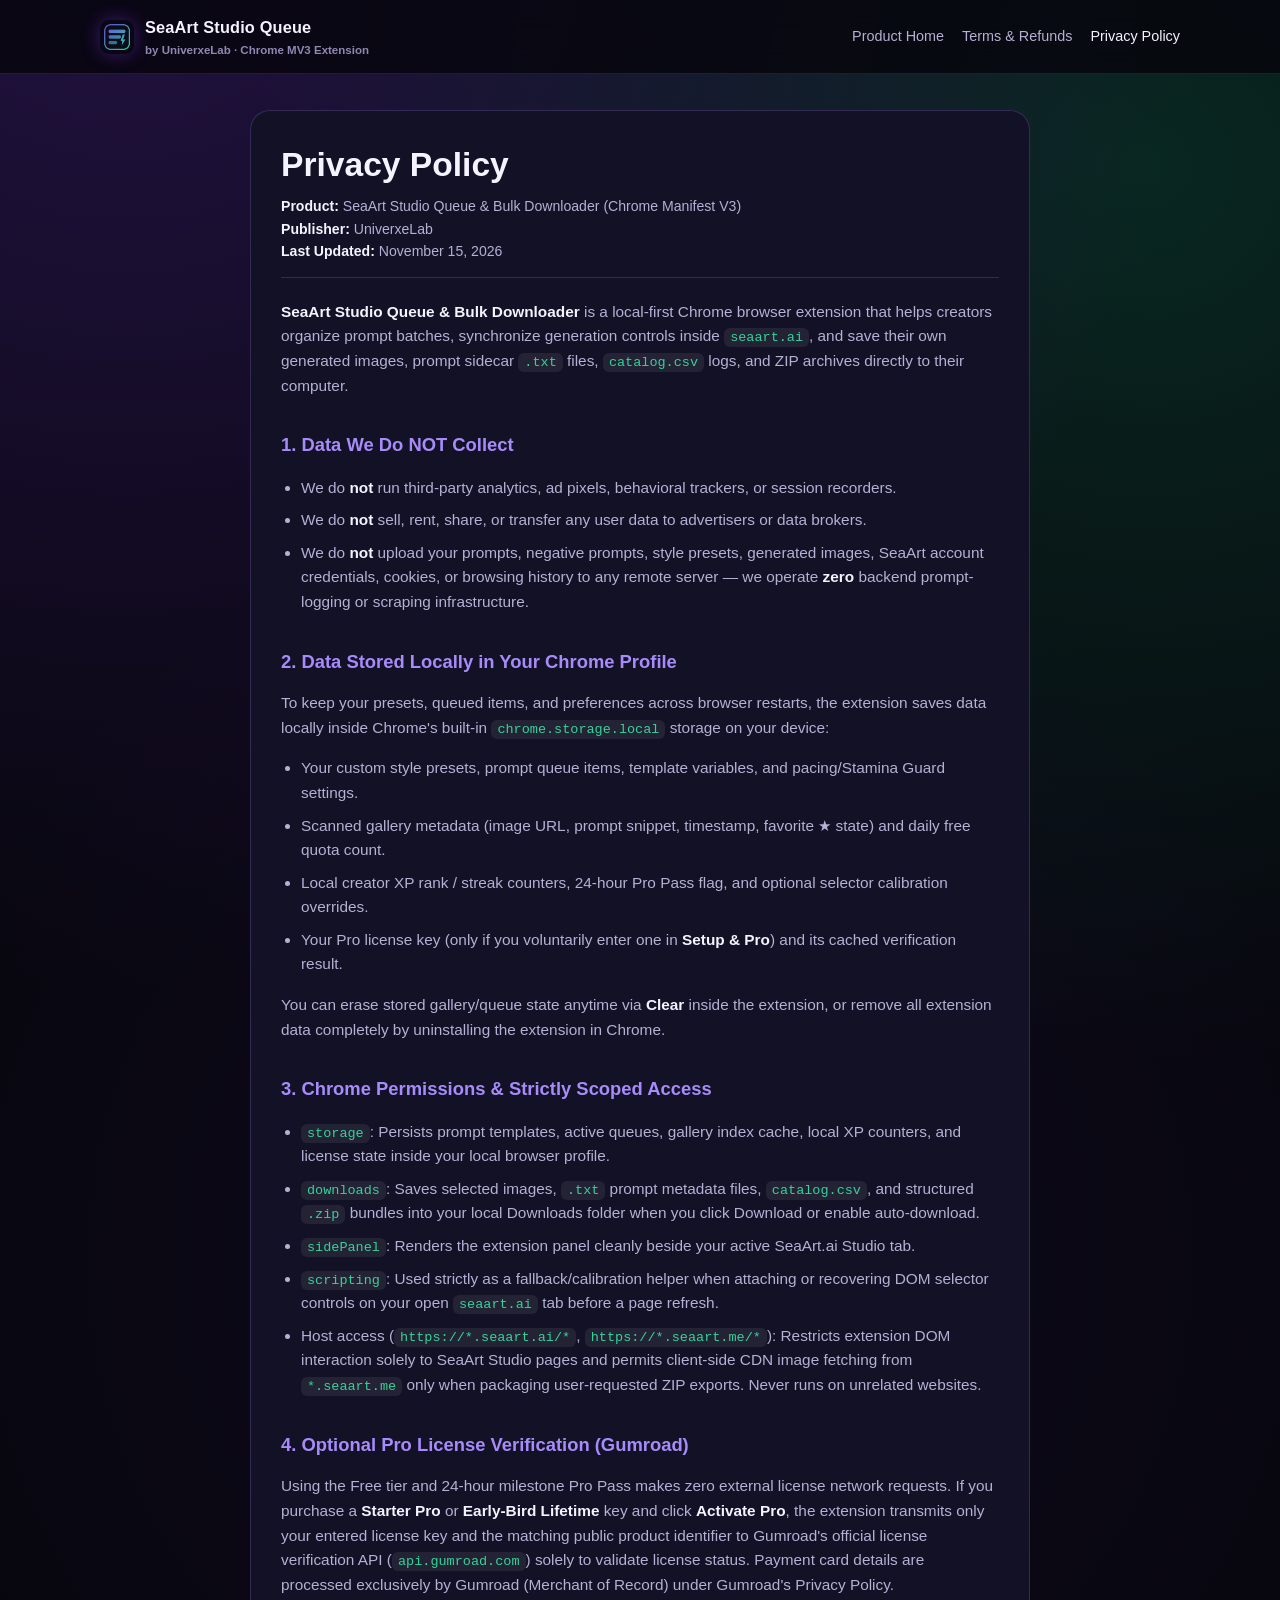
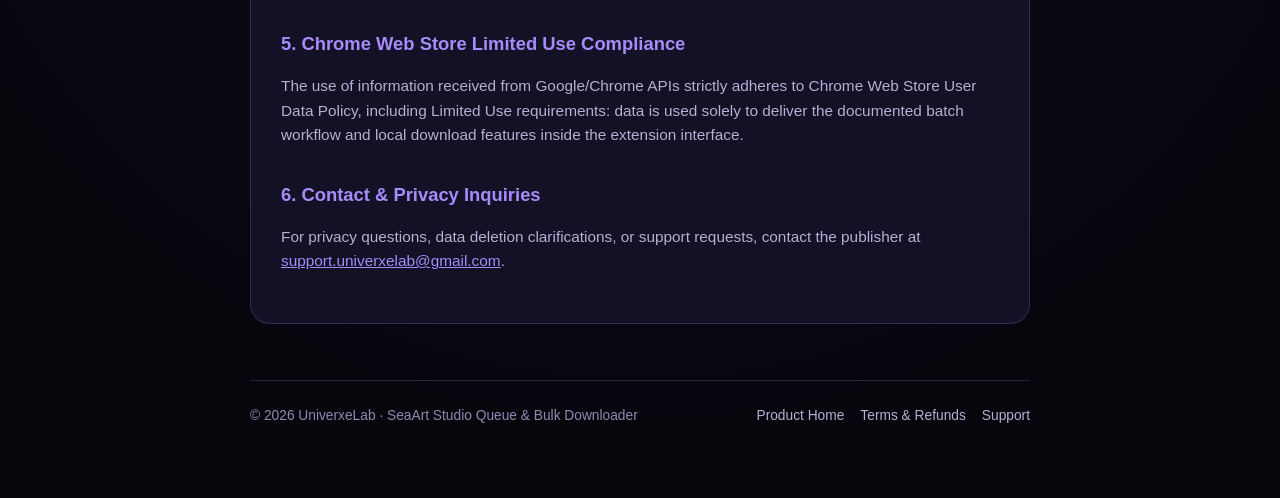
<file: privacy-policy.html>
<!DOCTYPE html>
<html lang="en">
  <head>
    <meta charset="UTF-8" />
    <meta name="viewport" content="width=device-width, initial-scale=1.0" />
    <title>Privacy Policy — SeaArt Studio Queue &amp; Bulk Downloader</title>
    <meta
      http-equiv="Content-Security-Policy"
      content="default-src 'self'; img-src 'self' data:; style-src 'self'; script-src 'self'; object-src 'none'; base-uri 'self'; form-action 'none';"
    />
    <meta name="referrer" content="strict-origin-when-cross-origin" />
    <link rel="icon" type="image/png" href="./assets/icon128.png" />
    <link rel="stylesheet" href="./styles.css" />
  </head>
  <body>
    <header class="topbar">
      <div class="topbar-inner">
        <a class="brand" href="./index.html">
          <img src="./assets/icon128.png" alt="SeaArt Studio Queue icon" width="34" height="34" />
          <span>
            <span class="brand-name">SeaArt Studio Queue</span>
            <span class="brand-sub">by UniverxeLab · Chrome MV3 Extension</span>
          </span>
        </a>
        <nav class="nav-links" aria-label="Primary navigation">
          <a href="./index.html">Product Home</a>
          <a href="./terms.html">Terms &amp; Refunds</a>
          <a href="./privacy-policy.html" aria-current="page">Privacy Policy</a>
        </nav>
      </div>
    </header>

    <main class="wrap wrap-narrow">
      <article class="legal-doc">
        <h1>Privacy Policy</h1>
        <div class="meta-bar">
          <strong>Product:</strong> SeaArt Studio Queue &amp; Bulk Downloader (Chrome Manifest V3)<br />
          <strong>Publisher:</strong> UniverxeLab<br />
          <strong>Last Updated:</strong> November 15, 2026
        </div>

        <p>
          <strong>SeaArt Studio Queue &amp; Bulk Downloader</strong> is a local-first Chrome browser extension that helps
          creators organize prompt batches, synchronize generation controls inside <code>seaart.ai</code>, and save
          their own generated images, prompt sidecar <code>.txt</code> files, <code>catalog.csv</code> logs, and ZIP
          archives directly to their computer.
        </p>

        <h2>1. Data We Do NOT Collect</h2>
        <ul>
          <li>We do <strong>not</strong> run third-party analytics, ad pixels, behavioral trackers, or session recorders.</li>
          <li>We do <strong>not</strong> sell, rent, share, or transfer any user data to advertisers or data brokers.</li>
          <li>
            We do <strong>not</strong> upload your prompts, negative prompts, style presets, generated images, SeaArt
            account credentials, cookies, or browsing history to any remote server — we operate <strong>zero</strong>
            backend prompt-logging or scraping infrastructure.
          </li>
        </ul>

        <h2>2. Data Stored Locally in Your Chrome Profile</h2>
        <p>
          To keep your presets, queued items, and preferences across browser restarts, the extension saves data locally
          inside Chrome's built-in <code>chrome.storage.local</code> storage on your device:
        </p>
        <ul>
          <li>Your custom style presets, prompt queue items, template variables, and pacing/Stamina Guard settings.</li>
          <li>Scanned gallery metadata (image URL, prompt snippet, timestamp, favorite ★ state) and daily free quota count.</li>
          <li>Local creator XP rank / streak counters, 24-hour Pro Pass flag, and optional selector calibration overrides.</li>
          <li>Your Pro license key (only if you voluntarily enter one in <strong>Setup &amp; Pro</strong>) and its cached verification result.</li>
        </ul>
        <p>
          You can erase stored gallery/queue state anytime via <strong>Clear</strong> inside the extension, or remove all
          extension data completely by uninstalling the extension in Chrome.
        </p>

        <h2>3. Chrome Permissions &amp; Strictly Scoped Access</h2>
        <ul>
          <li>
            <code>storage</code>: Persists prompt templates, active queues, gallery index cache, local XP counters, and
            license state inside your local browser profile.
          </li>
          <li>
            <code>downloads</code>: Saves selected images, <code>.txt</code> prompt metadata files, <code>catalog.csv</code>,
            and structured <code>.zip</code> bundles into your local Downloads folder when you click Download or enable
            auto-download.
          </li>
          <li>
            <code>sidePanel</code>: Renders the extension panel cleanly beside your active SeaArt.ai Studio tab.
          </li>
          <li>
            <code>scripting</code>: Used strictly as a fallback/calibration helper when attaching or recovering DOM selector
            controls on your open <code>seaart.ai</code> tab before a page refresh.
          </li>
          <li>
            Host access (<code>https://*.seaart.ai/*</code>, <code>https://*.seaart.me/*</code>): Restricts extension DOM
            interaction solely to SeaArt Studio pages and permits client-side CDN image fetching from <code>*.seaart.me</code>
            only when packaging user-requested ZIP exports. Never runs on unrelated websites.
          </li>
        </ul>

        <h2>4. Optional Pro License Verification (Gumroad)</h2>
        <p>
          Using the Free tier and 24-hour milestone Pro Pass makes zero external license network requests. If you purchase
          a <strong>Starter Pro</strong> or <strong>Early-Bird Lifetime</strong> key and click <strong>Activate Pro</strong>,
          the extension transmits only your entered license key and the matching public product identifier to Gumroad's
          official license verification API (<code>api.gumroad.com</code>) solely to validate license status. Payment card
          details are processed exclusively by Gumroad (Merchant of Record) under Gumroad's Privacy Policy.
        </p>

        <h2>5. Chrome Web Store Limited Use Compliance</h2>
        <p>
          The use of information received from Google/Chrome APIs strictly adheres to Chrome Web Store User Data Policy,
          including Limited Use requirements: data is used solely to deliver the documented batch workflow and local
          download features inside the extension interface.
        </p>

        <h2>6. Contact &amp; Privacy Inquiries</h2>
        <p>
          For privacy questions, data deletion clarifications, or support requests, contact the publisher at
          <a href="mailto:support.univerxelab@gmail.com">support.univerxelab@gmail.com</a>.
        </p>
      </article>

      <footer>
        <span>© 2026 UniverxeLab · SeaArt Studio Queue &amp; Bulk Downloader</span>
        <div class="footer-links">
          <a href="./index.html">Product Home</a>
          <a href="./terms.html">Terms &amp; Refunds</a>
          <a href="mailto:support.univerxelab@gmail.com">Support</a>
        </div>
      </footer>
    </main>
  </body>
</html>
</file>
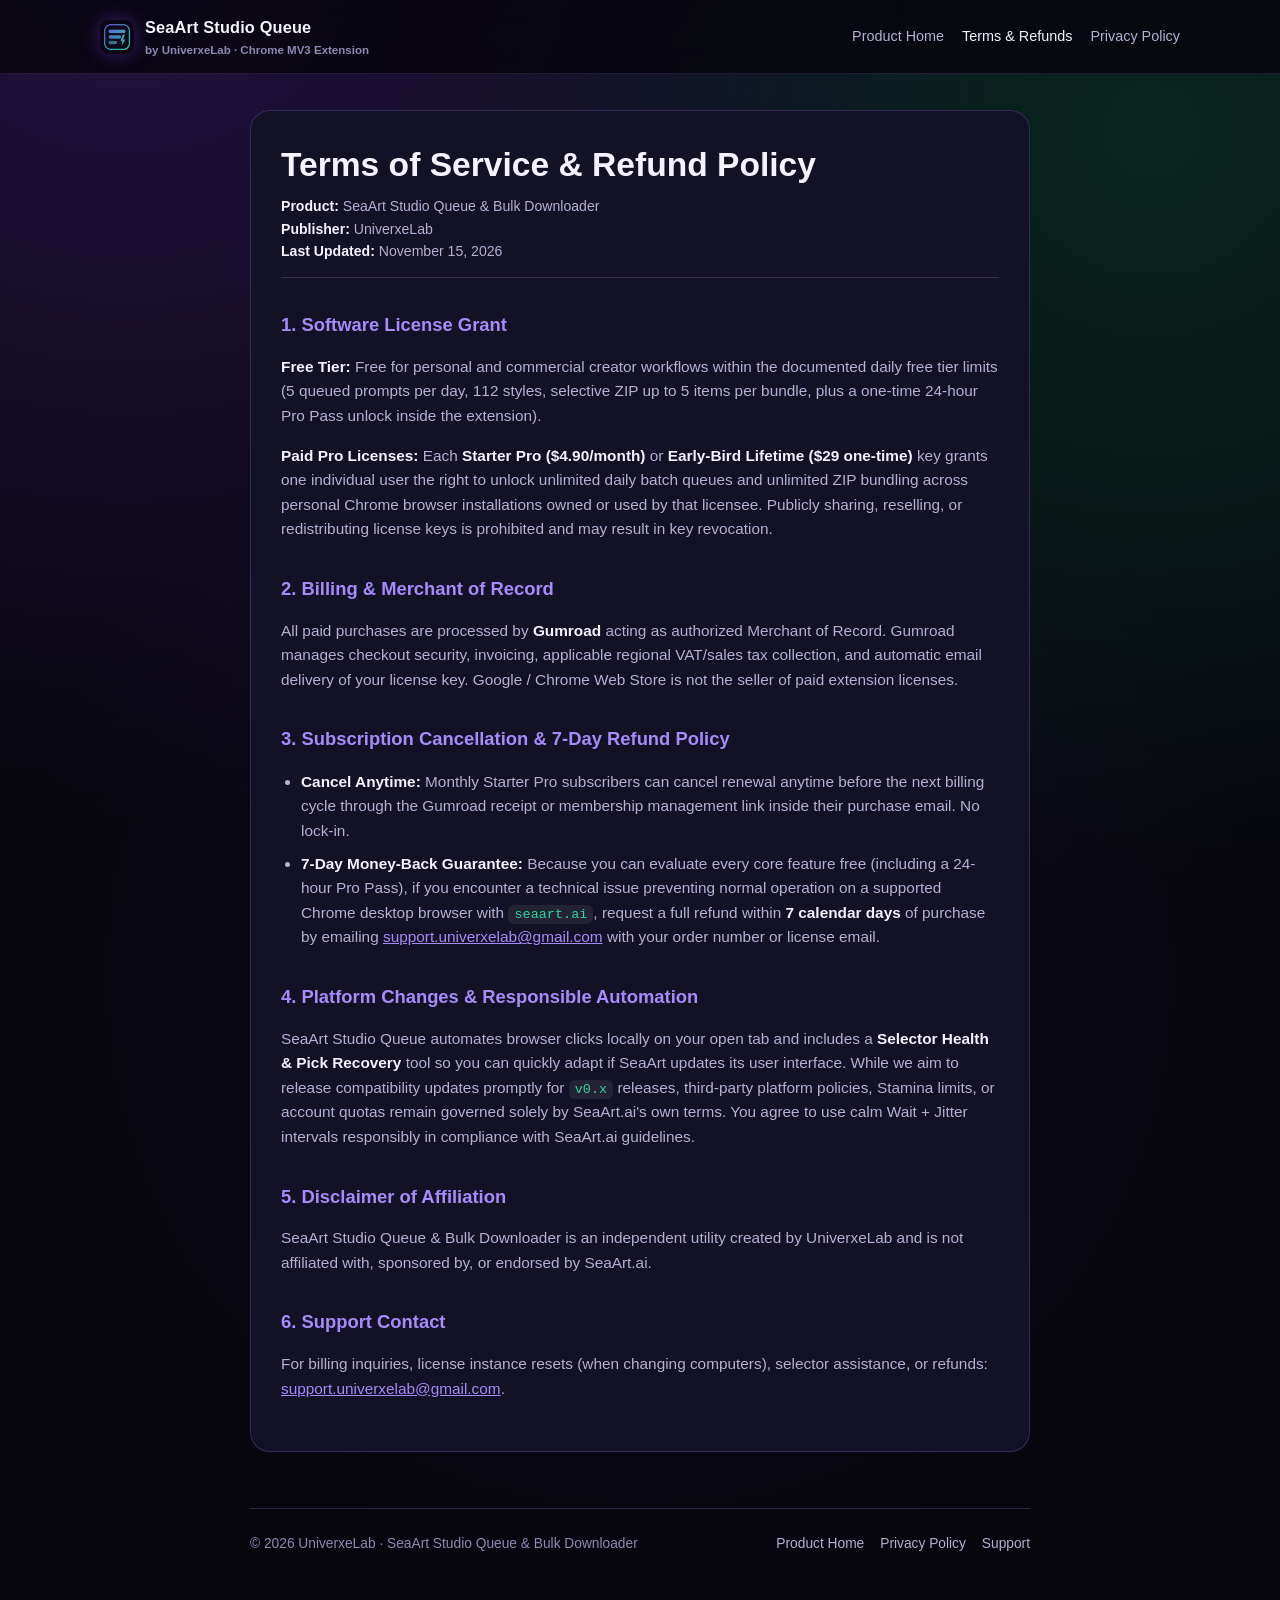
<file: terms.html>
<!DOCTYPE html>
<html lang="en">
  <head>
    <meta charset="UTF-8" />
    <meta name="viewport" content="width=device-width, initial-scale=1.0" />
    <title>Terms of Service &amp; Refund Policy — SeaArt Studio Queue</title>
    <meta
      http-equiv="Content-Security-Policy"
      content="default-src 'self'; img-src 'self' data:; style-src 'self'; script-src 'self'; object-src 'none'; base-uri 'self'; form-action 'none';"
    />
    <meta name="referrer" content="strict-origin-when-cross-origin" />
    <link rel="icon" type="image/png" href="./assets/icon128.png" />
    <link rel="stylesheet" href="./styles.css" />
  </head>
  <body>
    <header class="topbar">
      <div class="topbar-inner">
        <a class="brand" href="./index.html">
          <img src="./assets/icon128.png" alt="SeaArt Studio Queue icon" width="34" height="34" />
          <span>
            <span class="brand-name">SeaArt Studio Queue</span>
            <span class="brand-sub">by UniverxeLab · Chrome MV3 Extension</span>
          </span>
        </a>
        <nav class="nav-links" aria-label="Primary navigation">
          <a href="./index.html">Product Home</a>
          <a href="./terms.html" aria-current="page">Terms &amp; Refunds</a>
          <a href="./privacy-policy.html">Privacy Policy</a>
        </nav>
      </div>
    </header>

    <main class="wrap wrap-narrow">
      <article class="legal-doc">
        <h1>Terms of Service &amp; Refund Policy</h1>
        <div class="meta-bar">
          <strong>Product:</strong> SeaArt Studio Queue &amp; Bulk Downloader<br />
          <strong>Publisher:</strong> UniverxeLab<br />
          <strong>Last Updated:</strong> November 15, 2026
        </div>

        <h2>1. Software License Grant</h2>
        <p>
          <strong>Free Tier:</strong> Free for personal and commercial creator workflows within the documented daily free
          tier limits (5 queued prompts per day, 112 styles, selective ZIP up to 5 items per bundle, plus a one-time
          24-hour Pro Pass unlock inside the extension).
        </p>
        <p>
          <strong>Paid Pro Licenses:</strong> Each <strong>Starter Pro ($4.90/month)</strong> or
          <strong>Early-Bird Lifetime ($29 one-time)</strong> key grants one individual user the right to unlock
          unlimited daily batch queues and unlimited ZIP bundling across personal Chrome browser installations owned or
          used by that licensee. Publicly sharing, reselling, or redistributing license keys is prohibited and may result
          in key revocation.
        </p>

        <h2>2. Billing &amp; Merchant of Record</h2>
        <p>
          All paid purchases are processed by <strong>Gumroad</strong> acting as authorized Merchant of Record.
          Gumroad manages checkout security, invoicing, applicable regional VAT/sales tax collection, and automatic
          email delivery of your license key. Google / Chrome Web Store is not the seller of paid extension licenses.
        </p>

        <h2>3. Subscription Cancellation &amp; 7-Day Refund Policy</h2>
        <ul>
          <li>
            <strong>Cancel Anytime:</strong> Monthly Starter Pro subscribers can cancel renewal anytime before the next
            billing cycle through the Gumroad receipt or membership management link inside their purchase email. No lock-in.
          </li>
          <li>
            <strong>7-Day Money-Back Guarantee:</strong> Because you can evaluate every core feature free (including a
            24-hour Pro Pass), if you encounter a technical issue preventing normal operation on a supported Chrome
            desktop browser with <code>seaart.ai</code>, request a full refund within <strong>7 calendar days</strong> of
            purchase by emailing <a href="mailto:support.univerxelab@gmail.com">support.univerxelab@gmail.com</a> with your order number or
            license email.
          </li>
        </ul>

        <h2>4. Platform Changes &amp; Responsible Automation</h2>
        <p>
          SeaArt Studio Queue automates browser clicks locally on your open tab and includes a
          <strong>Selector Health &amp; Pick Recovery</strong> tool so you can quickly adapt if SeaArt updates its user
          interface. While we aim to release compatibility updates promptly for <code>v0.x</code> releases, third-party
          platform policies, Stamina limits, or account quotas remain governed solely by SeaArt.ai's own terms. You agree
          to use calm Wait + Jitter intervals responsibly in compliance with SeaArt.ai guidelines.
        </p>

        <h2>5. Disclaimer of Affiliation</h2>
        <p>
          SeaArt Studio Queue &amp; Bulk Downloader is an independent utility created by UniverxeLab and is not affiliated
          with, sponsored by, or endorsed by SeaArt.ai.
        </p>

        <h2>6. Support Contact</h2>
        <p>
          For billing inquiries, license instance resets (when changing computers), selector assistance, or refunds:
          <a href="mailto:support.univerxelab@gmail.com">support.univerxelab@gmail.com</a>.
        </p>
      </article>

      <footer>
        <span>© 2026 UniverxeLab · SeaArt Studio Queue &amp; Bulk Downloader</span>
        <div class="footer-links">
          <a href="./index.html">Product Home</a>
          <a href="./privacy-policy.html">Privacy Policy</a>
          <a href="mailto:support.univerxelab@gmail.com">Support</a>
        </div>
      </footer>
    </main>
  </body>
</html>
</file>
<file: styles.css>
:root {
  --bg: #07060d;
  --bg-elev: #0f0d1b;
  --card: #131126;
  --card-2: #191632;
  --border: rgba(167, 139, 250, 0.22);
  --border-strong: rgba(167, 139, 250, 0.45);
  --mint-border: rgba(52, 211, 153, 0.5);
  --text: #f5f3ff;
  --muted: #b5b0d4;
  --subtle: #8f89b2;
  --accent: #a78bfa;
  --violet: #7c3aed;
  --mint: #34d399;
  --gold: #fbbf24;
  --radius: 18px;
}

* {
  box-sizing: border-box;
}

html {
  scroll-behavior: smooth;
}

body {
  margin: 0;
  background:
    radial-gradient(circle at 10% -5%, rgba(124, 58, 237, 0.24), transparent 44%),
    radial-gradient(circle at 90% 8%, rgba(20, 241, 149, 0.14), transparent 40%),
    radial-gradient(circle at 50% 60%, rgba(124, 58, 237, 0.08), transparent 55%),
    var(--bg);
  color: var(--text);
  font-family: -apple-system, BlinkMacSystemFont, "Segoe UI", Roboto, Inter, sans-serif;
  line-height: 1.6;
  -webkit-font-smoothing: antialiased;
}

img {
  max-width: 100%;
  display: block;
}

a {
  color: var(--accent);
}

code {
  background: rgba(255, 255, 255, 0.07);
  padding: 2px 6px;
  border-radius: 6px;
  font-size: 0.88em;
  color: var(--mint);
}

.topbar {
  position: sticky;
  top: 0;
  z-index: 40;
  backdrop-filter: blur(14px);
  background: rgba(7, 6, 13, 0.82);
  border-bottom: 1px solid rgba(167, 139, 250, 0.16);
}

.topbar-inner {
  max-width: 1120px;
  margin: 0 auto;
  padding: 14px 20px;
  display: flex;
  align-items: center;
  justify-content: space-between;
  gap: 16px;
  flex-wrap: wrap;
}

.brand {
  display: inline-flex;
  align-items: center;
  gap: 11px;
  text-decoration: none;
  color: var(--text);
}

.brand img {
  width: 34px;
  height: 34px;
  border-radius: 9px;
  box-shadow: 0 0 18px rgba(124, 58, 237, 0.4);
}

.brand-name {
  font-weight: 800;
  font-size: 1.02rem;
  letter-spacing: 0.01em;
}

.brand-sub {
  display: block;
  font-size: 0.72rem;
  color: var(--subtle);
  font-weight: 600;
}

.nav-links {
  display: flex;
  align-items: center;
  gap: 18px;
  flex-wrap: wrap;
  font-size: 0.9rem;
}

.nav-links a {
  color: var(--muted);
  text-decoration: none;
  font-weight: 500;
}

.nav-links a:hover,
.nav-links a[aria-current="page"] {
  color: var(--text);
}

.wrap {
  max-width: 1120px;
  margin: 0 auto;
  padding: 36px 20px 72px;
}

.wrap-narrow {
  max-width: 820px;
}

.hero {
  background: linear-gradient(155deg, rgba(25, 22, 50, 0.92), rgba(13, 11, 25, 0.96));
  border: 1px solid var(--border);
  border-radius: 24px;
  padding: 38px 34px;
  box-shadow: 0 24px 60px rgba(0, 0, 0, 0.45);
}

.badge {
  display: inline-flex;
  align-items: center;
  gap: 8px;
  padding: 5px 13px;
  border-radius: 999px;
  background: rgba(124, 58, 237, 0.18);
  border: 1px solid rgba(167, 139, 250, 0.42);
  color: #ddd6fe;
  font-size: 0.76rem;
  font-weight: 700;
  letter-spacing: 0.05em;
  text-transform: uppercase;
}

.hero h1 {
  margin: 16px 0 12px;
  font-size: clamp(1.95rem, 3.8vw, 2.9rem);
  line-height: 1.12;
  letter-spacing: -0.02em;
}

.grad-text {
  background: linear-gradient(110deg, #f5f3ff 10%, #a78bfa 55%, #34d399 100%);
  -webkit-background-clip: text;
  background-clip: text;
  color: transparent;
}

.hero-sub {
  color: var(--muted);
  font-size: 1.05rem;
  max-width: 68ch;
  margin: 0 0 24px;
}

.cta-row {
  display: flex;
  gap: 12px;
  flex-wrap: wrap;
  margin-bottom: 22px;
}

.btn {
  display: inline-flex;
  align-items: center;
  justify-content: center;
  gap: 8px;
  padding: 12px 22px;
  border-radius: 12px;
  font-weight: 700;
  font-size: 0.94rem;
  text-decoration: none;
  border: 1px solid var(--border);
  color: var(--text);
  background: var(--card-2);
  cursor: pointer;
  transition: transform 0.15s ease, border-color 0.15s ease, filter 0.15s ease;
}

.btn:hover {
  transform: translateY(-1px);
  border-color: var(--border-strong);
}

.btn-sm {
  padding: 8px 14px;
  font-size: 0.84rem;
  border-radius: 10px;
}

.btn-mint {
  background: linear-gradient(135deg, #10b981, #34d399);
  color: #052219;
  border-color: transparent;
  box-shadow: 0 8px 24px rgba(16, 185, 129, 0.25);
}

.btn-violet {
  background: linear-gradient(135deg, #7c3aed, #8b5cf6);
  color: #ffffff;
  border-color: transparent;
  box-shadow: 0 8px 24px rgba(124, 58, 237, 0.28);
}

.trust-row {
  display: flex;
  flex-wrap: wrap;
  gap: 10px;
  margin-bottom: 28px;
}

.trust-pill {
  padding: 6px 12px;
  border-radius: 999px;
  background: rgba(255, 255, 255, 0.04);
  border: 1px solid rgba(167, 139, 250, 0.2);
  color: var(--muted);
  font-size: 0.82rem;
  font-weight: 600;
}

.trust-pill strong {
  color: var(--mint);
}

.hero-frame {
  border-radius: 16px;
  overflow: hidden;
  border: 1px solid rgba(52, 211, 153, 0.35);
  box-shadow: 0 18px 46px rgba(0, 0, 0, 0.5);
  background: #0a0814;
}

.hero-frame img {
  width: 100%;
  height: auto;
}

section {
  margin-top: 62px;
}

.section-head {
  margin-bottom: 24px;
}

.section-kicker {
  font-size: 0.78rem;
  font-weight: 700;
  letter-spacing: 0.08em;
  text-transform: uppercase;
  color: var(--mint);
  margin-bottom: 6px;
}

.section-head h2 {
  margin: 0 0 8px;
  font-size: clamp(1.45rem, 2.6vw, 2rem);
  line-height: 1.2;
}

.section-head p {
  margin: 0;
  color: var(--muted);
  max-width: 66ch;
}

.grid-3 {
  display: grid;
  grid-template-columns: repeat(auto-fit, minmax(250px, 1fr));
  gap: 18px;
}

.grid-2 {
  display: grid;
  grid-template-columns: repeat(2, minmax(0, 1fr));
  gap: 20px;
}

.mt-20 {
  margin-top: 20px;
}

.card {
  background: var(--card);
  border: 1px solid var(--border);
  border-radius: var(--radius);
  padding: 24px;
}

.card h3 {
  margin: 0 0 8px;
  font-size: 1.08rem;
  color: var(--text);
}

.card p,
.card li {
  color: var(--muted);
  font-size: 0.94rem;
}

.card ul {
  padding-left: 18px;
  margin: 12px 0 0;
}

.card li + li {
  margin-top: 6px;
}

.step-num {
  display: inline-flex;
  align-items: center;
  justify-content: center;
  width: 30px;
  height: 30px;
  border-radius: 9px;
  background: rgba(124, 58, 237, 0.25);
  border: 1px solid rgba(167, 139, 250, 0.45);
  color: #ddd6fe;
  font-weight: 800;
  font-size: 0.85rem;
  margin-bottom: 12px;
}

.shot-card {
  background: var(--card);
  border: 1px solid var(--border);
  border-radius: var(--radius);
  overflow: hidden;
  display: flex;
  flex-direction: column;
  transition: border-color 0.16s ease, transform 0.16s ease;
}

.shot-card:hover {
  border-color: var(--mint-border);
  transform: translateY(-2px);
}

.shot-thumb {
  border: 0;
  padding: 0;
  background: #0a0815;
  cursor: zoom-in;
  display: block;
  width: 100%;
  aspect-ratio: 16 / 10;
  overflow: hidden;
}

.shot-thumb img {
  width: 100%;
  height: 100%;
  object-fit: cover;
}

.shot-body {
  padding: 18px 20px 20px;
}

.shot-tag {
  font-size: 0.74rem;
  font-weight: 700;
  text-transform: uppercase;
  letter-spacing: 0.06em;
  color: var(--accent);
  margin-bottom: 4px;
}

.shot-body h3 {
  margin: 0 0 6px;
  font-size: 1.02rem;
}

.shot-body p {
  margin: 0;
  color: var(--muted);
  font-size: 0.9rem;
}

.price-card {
  display: flex;
  flex-direction: column;
  justify-content: space-between;
  gap: 20px;
}

.price-card-head {
  padding-bottom: 14px;
  border-bottom: 1px solid rgba(167, 139, 250, 0.16);
  margin-bottom: 14px;
}

.price-card h3 {
  margin: 0 0 6px;
  font-size: 1.28rem;
  font-weight: 800;
  letter-spacing: -0.015em;
  color: #ffffff;
}

.price-card ul {
  margin: 0;
}

.card-featured {
  border-color: var(--mint-border);
  background: linear-gradient(155deg, rgba(124, 58, 237, 0.2), rgba(20, 241, 149, 0.08));
  box-shadow: 0 14px 38px rgba(124, 58, 237, 0.16), 0 8px 24px rgba(16, 185, 129, 0.1);
}

.plan-badge {
  display: inline-block;
  padding: 4px 11px;
  border-radius: 999px;
  font-size: 0.7rem;
  font-weight: 700;
  text-transform: uppercase;
  letter-spacing: 0.06em;
  margin-bottom: 12px;
}

.plan-badge-slate {
  background: rgba(148, 163, 184, 0.1);
  border: 1px solid rgba(148, 163, 184, 0.28);
  color: #cbd5e1;
}

.plan-badge-indigo {
  background: rgba(99, 102, 241, 0.14);
  border: 1px solid rgba(129, 140, 248, 0.36);
  color: #c7d2fe;
}

.plan-badge-violet {
  background: linear-gradient(135deg, rgba(124, 58, 237, 0.32), rgba(99, 102, 241, 0.24));
  border: 1px solid rgba(167, 139, 250, 0.62);
  color: #ede9fe;
  box-shadow: 0 0 18px rgba(139, 92, 246, 0.22);
}

.price {
  font-size: 2rem;
  font-weight: 800;
  color: var(--mint);
  line-height: 1.1;
  margin: 0;
}

.price-neutral {
  color: #f1f5f9;
}

.price-indigo {
  color: #ddd6fe;
}

.price s.price-strike {
  font-size: 1.22rem;
  font-weight: 700;
  color: var(--subtle);
  text-decoration: line-through;
  text-decoration-thickness: 2px;
  margin-right: 6px;
}

.price span {
  font-size: 0.9rem;
  color: var(--muted);
  font-weight: 600;
}

.price-batch-note {
  margin: 0 0 14px;
  padding: 8px 11px;
  border-radius: 10px;
  border: 1px solid rgba(52, 211, 153, 0.3);
  background: rgba(52, 211, 153, 0.08);
  font-size: 0.81rem;
  line-height: 1.42;
  color: #a7f3d0;
  font-weight: 600;
}

.callout-banner {
  margin-top: 22px;
  padding: 18px 22px;
  border-radius: 16px;
  border: 1px solid rgba(139, 92, 246, 0.36);
  background: linear-gradient(135deg, rgba(124, 58, 237, 0.12), rgba(19, 17, 38, 0.92));
  color: var(--text);
  font-size: 0.94rem;
}

.callout-banner strong {
  color: #c4b5fd;
}

.faq-list {
  display: grid;
  gap: 12px;
}

.faq-item {
  background: var(--card);
  border: 1px solid var(--border);
  border-radius: 14px;
  padding: 16px 20px;
}

.faq-item summary {
  cursor: pointer;
  font-weight: 700;
  font-size: 0.98rem;
  color: var(--text);
  list-style: none;
  display: flex;
  justify-content: space-between;
  align-items: center;
  gap: 12px;
}

.faq-item summary::after {
  content: "+";
  color: var(--mint);
  font-size: 1.2rem;
  font-weight: 700;
}

.faq-item[open] summary::after {
  content: "−";
}

.faq-item p {
  margin: 12px 0 0;
  color: var(--muted);
  font-size: 0.93rem;
}

.legal-doc {
  background: var(--card);
  border: 1px solid var(--border);
  border-radius: 20px;
  padding: 34px 30px;
}

.legal-doc h1 {
  margin: 0 0 10px;
  font-size: clamp(1.6rem, 3vw, 2.1rem);
  line-height: 1.2;
}

.legal-doc h2 {
  margin: 2rem 0 0.65rem;
  font-size: 1.15rem;
  color: var(--accent);
}

.legal-doc p,
.legal-doc li {
  color: var(--muted);
  font-size: 0.96rem;
}

.legal-doc strong {
  color: var(--text);
}

.legal-doc ul {
  padding-left: 20px;
}

.legal-doc li + li {
  margin-top: 8px;
}

.meta-bar {
  font-size: 0.88rem;
  color: var(--muted);
  border-bottom: 1px solid var(--border);
  padding-bottom: 14px;
  margin-bottom: 22px;
}

footer {
  margin-top: 56px;
  border-top: 1px solid var(--border);
  padding-top: 24px;
  display: flex;
  justify-content: space-between;
  align-items: center;
  flex-wrap: wrap;
  gap: 14px;
  color: var(--subtle);
  font-size: 0.86rem;
}

.footer-links {
  display: flex;
  flex-wrap: wrap;
  gap: 16px;
}

.footer-links a {
  color: var(--muted);
  text-decoration: none;
}

.footer-links a:hover {
  color: var(--text);
}

.lightbox {
  position: fixed;
  inset: 0;
  z-index: 90;
  background: rgba(5, 4, 10, 0.9);
  display: none;
  align-items: center;
  justify-content: center;
  padding: 24px;
}

.lightbox.open {
  display: flex;
}

.lightbox-inner {
  max-width: 1080px;
  width: 100%;
  background: var(--card);
  border: 1px solid var(--border-strong);
  border-radius: 16px;
  overflow: hidden;
}

.lightbox-bar {
  display: flex;
  justify-content: space-between;
  align-items: center;
  padding: 10px 16px;
  border-bottom: 1px solid var(--border);
  font-size: 0.9rem;
  font-weight: 600;
}

.lightbox-close {
  background: transparent;
  border: 1px solid var(--border);
  color: var(--text);
  border-radius: 8px;
  padding: 4px 10px;
  cursor: pointer;
  font-weight: 700;
}

.hero-top {
  margin-top: 0;
}

.shot-wide {
  margin-top: 20px;
}

.shot-wide-grid {
  gap: 0;
  align-items: center;
}

.shot-wide-body {
  padding: 26px 28px;
}

.mb-12 {
  margin-bottom: 12px;
}

.section-compact {
  margin-top: 44px;
}

.cta-tight {
  margin: 16px 0 0;
}

.maker-head {
  display: flex;
  align-items: center;
  gap: 14px;
  margin-bottom: 14px;
}

.maker-avatar {
  width: 48px;
  height: 48px;
  border-radius: 14px;
  display: inline-flex;
  align-items: center;
  justify-content: center;
  font-weight: 800;
  font-size: 1.05rem;
  letter-spacing: 0.04em;
  color: #04130d;
  background: linear-gradient(135deg, var(--accent), var(--mint));
  flex-shrink: 0;
  box-shadow: 0 0 22px rgba(52, 211, 153, 0.25);
}

.maker-meta {
  font-size: 0.8rem;
  color: var(--mint);
  font-weight: 700;
  letter-spacing: 0.03em;
  text-transform: uppercase;
}

.maker-pills {
  display: flex;
  flex-wrap: wrap;
  gap: 8px;
  margin-top: 16px;
}

.maker-pill {
  padding: 5px 10px;
  border-radius: 999px;
  background: rgba(255, 255, 255, 0.04);
  border: 1px solid var(--border);
  font-size: 0.78rem;
  color: var(--muted);
  font-weight: 600;
}

.divider-top {
  margin-top: 20px;
  padding-top: 16px;
  border-top: 1px solid var(--border);
  font-size: 0.86rem;
  color: var(--muted);
}

@media (max-width: 720px) {
  .grid-2 {
    grid-template-columns: 1fr;
  }
}

@media (max-width: 640px) {
  .hero {
    padding: 26px 20px;
  }
  .legal-doc {
    padding: 24px 18px;
  }
  .nav-links {
    gap: 12px;
    font-size: 0.84rem;
  }
}
</file>
